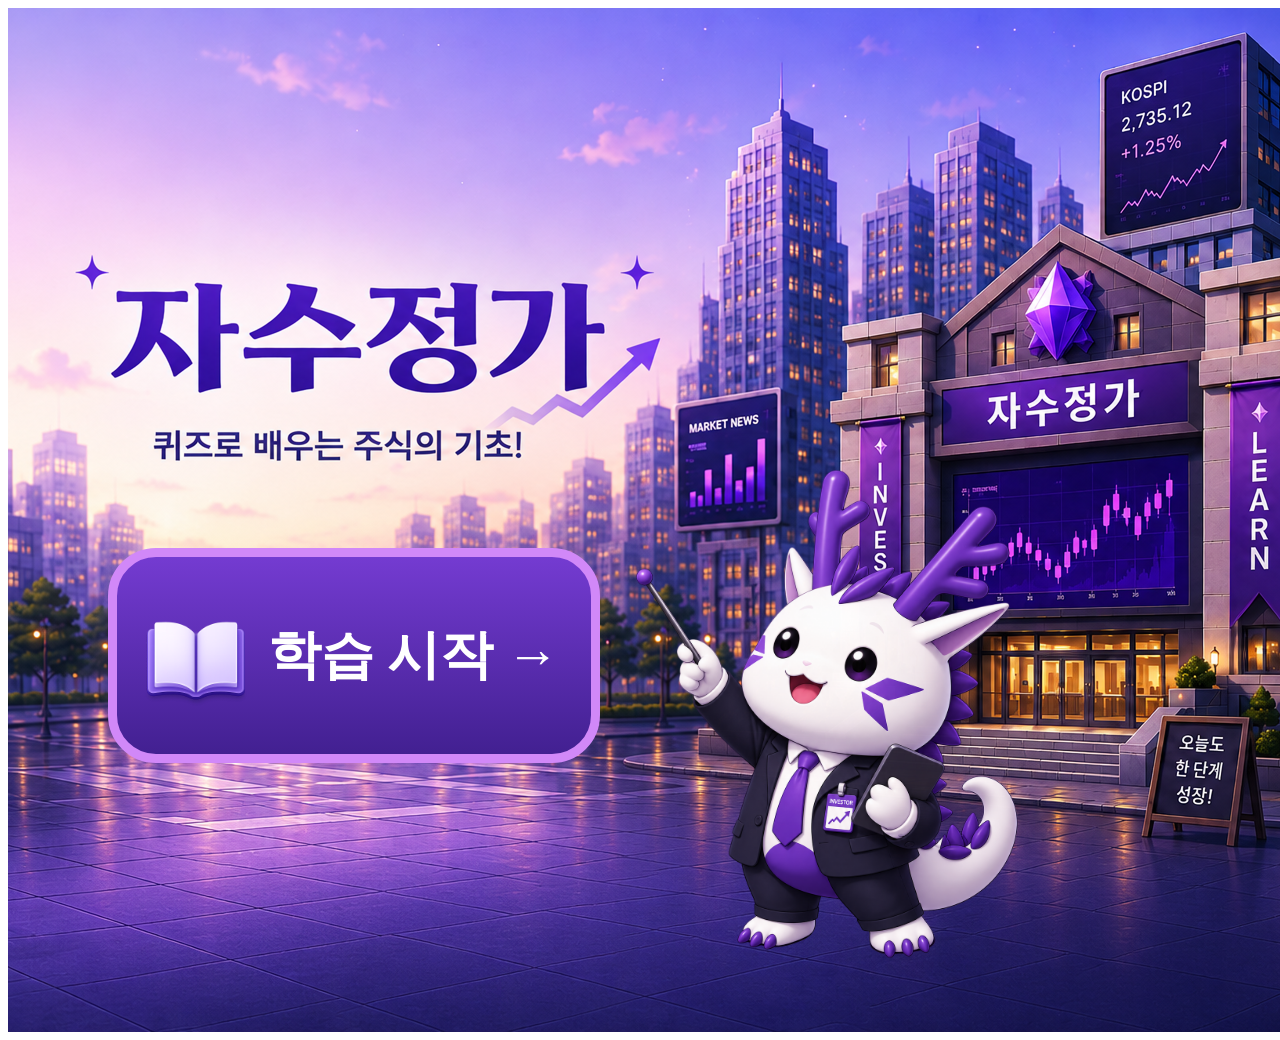
<file: frontend/pages/index.html>
<!DOCTYPE html>
<html lang="ko">

<head>
    <meta charset="UTF-8">
    <meta name="viewport" content="width=device-width, initial-scale=1.0">
    <title>Index</title>
    <link rel="stylesheet" href="../assets/css/index.css">
    <link rel="stylesheet" href="../assets/css/motion.css">
    <script src="../assets/js/motion.js" defer></script>
</head>

<body>
    <div class="index_wrap">
        <div class="index_main">
            <a href="../pages/Login.html">
                <div class="index_m_box">
                    <img src="../assets/img/book.png" alt="" class="index_book">
                    <p>학습 시작 →</p>                
                </div>
            </a>
            <img src="../assets/img/index_char.png" alt="" class="index_char">
        </div>
    </div>
</body>

</html>
</file>
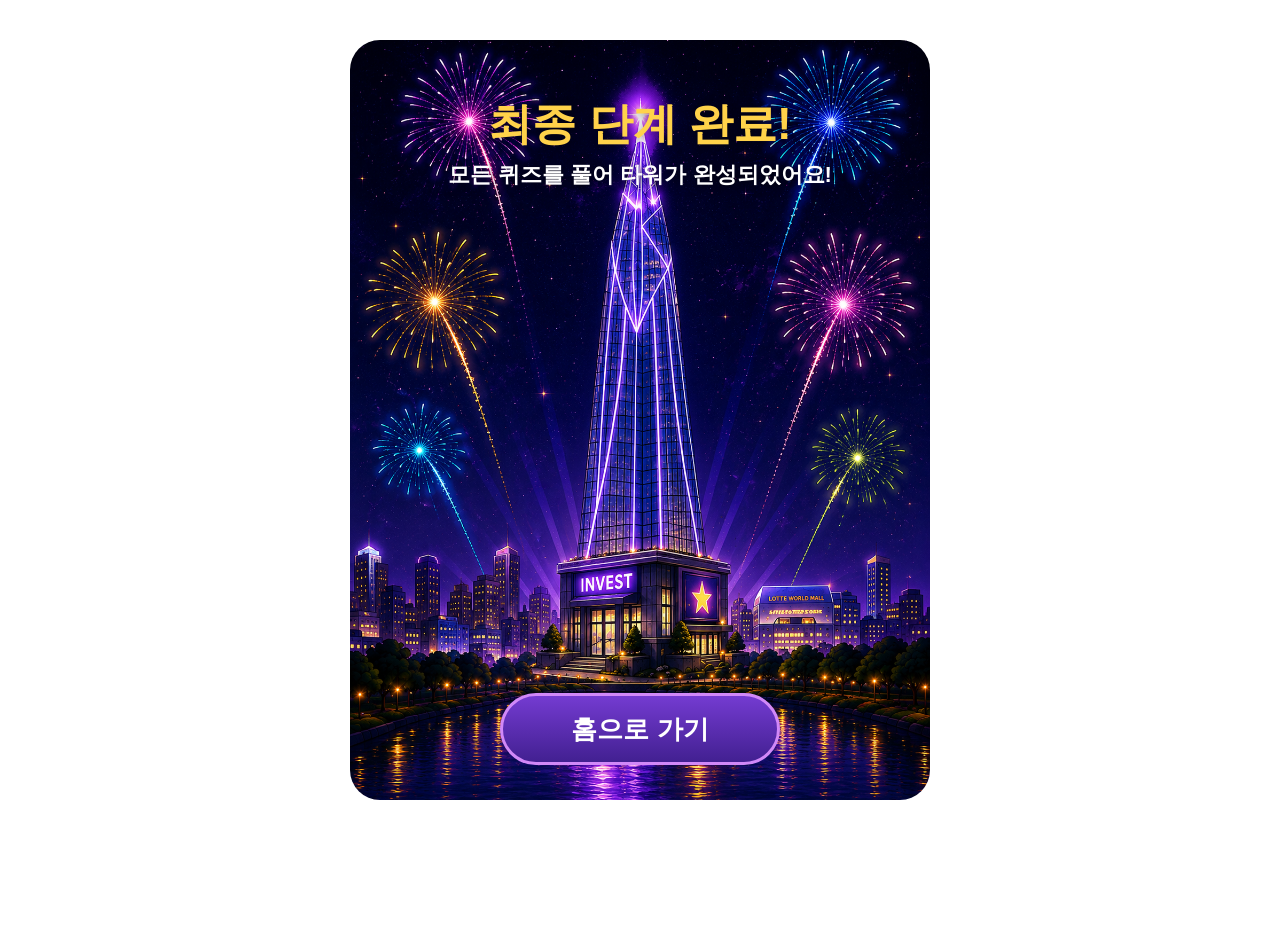
<file: frontend/pages/final.html>
<!DOCTYPE html>
<html lang="ko">

<head>
    <meta charset="UTF-8">
    <meta name="viewport" content="width=device-width, initial-scale=1.0">

    <title>최종 단계 완료</title>

    <link rel="stylesheet" href="../assets/css/final.css">
    <link rel="stylesheet" href="../assets/css/motion.css">
    <script src="../assets/js/motion.js" defer></script>
</head>

<body>

<section class="final-card">

    <h1>최종 단계 완료!</h1>

    <p>모든 퀴즈를 풀어 타워가 완성되었어요!</p>

    <button class="main-btn" onclick="location.href='Gameplay.html'">
        홈으로 가기
    </button>

</section>

</body>
</html>
</file>
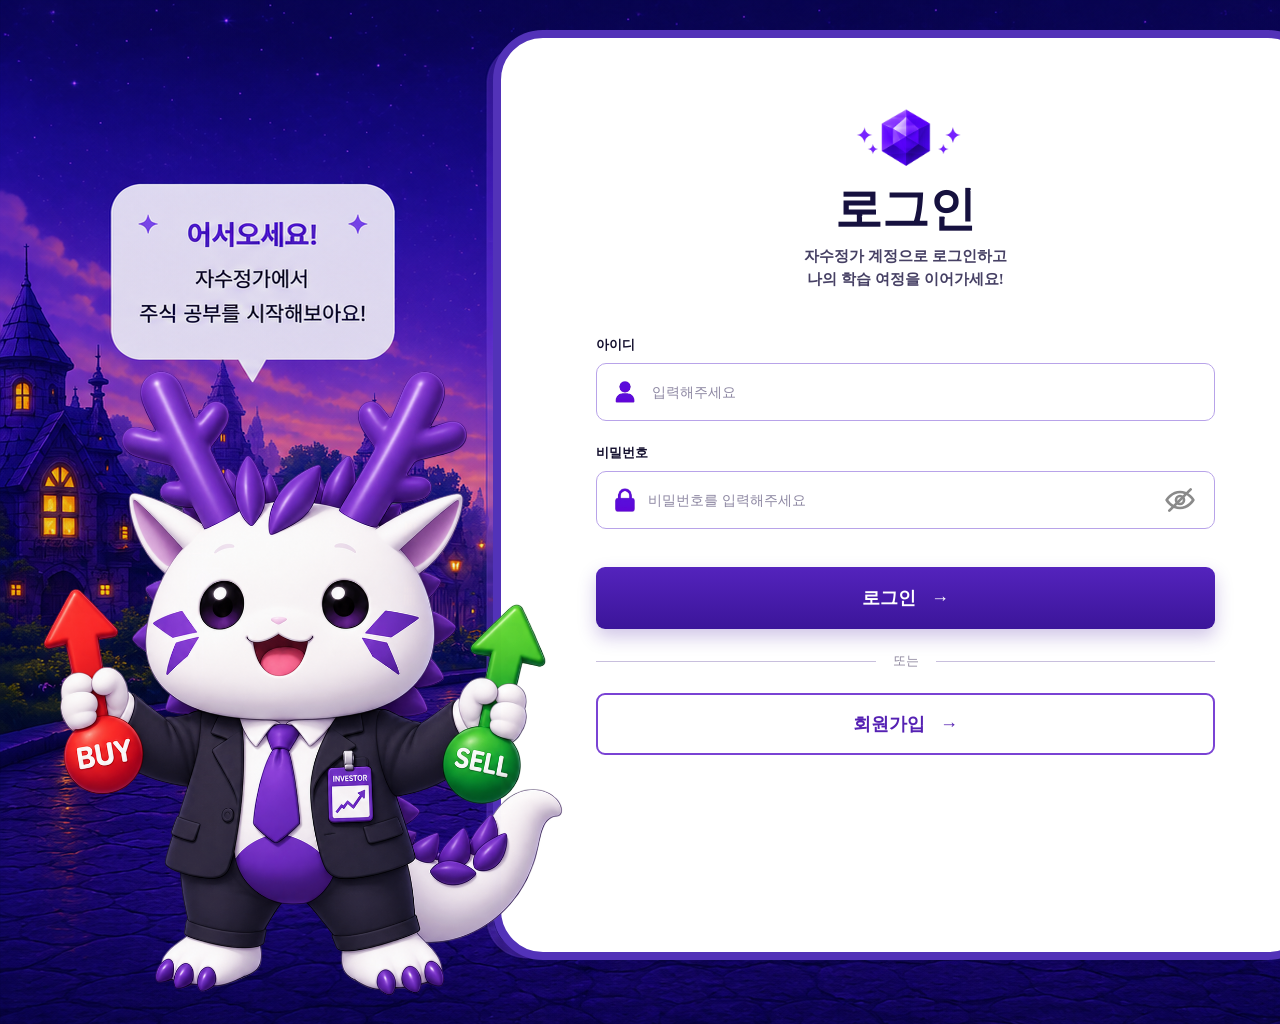
<file: frontend/pages/Login.html>
<!DOCTYPE html>
<html lang="ko">

<head>
    <meta charset="UTF-8">
    <meta name="viewport" content="width=device-width, initial-scale=1.0">

    <title>Login</title>

    <link rel="stylesheet" href="../assets/css/Login.css">
    <link rel="stylesheet" href="../assets/css/motion.css">
    <script src="../assets/js/motion.js" defer></script>
</head>

<body>

    <div class="login_wrap">
        <!-- 왼쪽 캐릭터 영역 -->
        <div class="character_area">
            <img src="../assets/img/player.png" alt="자수정가 캐릭터" class="login_character">
        </div>


        <!-- 로그인 카드 -->
        <div class="login_card">

            <!-- 로그인 상단 -->
            <div class="login_header">
                <div class="logo_wrap">
                    <img src="../assets/img/login_logo.png" alt="자수정가 로고" class="logo_icon">
                </div>
                <div class="login_title">로그인</div>
                <div class="login_description">
                    자수정가 계정으로 로그인하고<br>
                    나의 학습 여정을 이어가세요!
                </div>
            </div>


            <!-- 로그인 입력 영역 -->
            <div id="loginForm" class="login_form">
                <!-- 아이디 -->
                <div class="input_group">
                    <div class="input_label">아이디</div>
                    <div class="input_box">
                        <img src="../assets/img/id_icon.png" alt="" class="input_icon">

                        <input type="text" id="userId" name="userId" placeholder=" 입력해주세요" autocomplete="username">
                    </div>
                </div>


                <!-- 비밀번호 -->
                <div class="input_group">
                    <div class="input_label">비밀번호</div>
                    <div class="input_box" id="passwordInputBox">
                        <img src="../assets/img/pw_icon.png" alt="" class="input_icon">


                        <input type="password" id="password" name="password" placeholder="비밀번호를 입력해주세요"
                            autocomplete="current-password">

                        <div id="passwordToggle" class="password_toggle" role="button" tabindex="0"
                            aria-label="비밀번호 표시">
                            <img id="passwordEye" src="../assets/img/eye_closed.svg" alt="비밀번호 표시">
                        </div>
                    </div>

                    <div id="loginError" class="error_message">
                        아이디 또는 비밀번호가 올바르지 않습니다.
                    </div>
                </div>


                <!-- 로그인 버튼 -->
                <div id="loginButton" class="login_button" role="button" tabindex="0">
                    <div>로그인</div>
                    <div>→</div>
                </div>


                <!-- 구분선 -->
                <div class="divider">
                    <div class="divider_line"></div>
                    <div class="divider_text">또는</div>
                    <div class="divider_line"></div>
                </div>


                <!-- 회원가입 버튼 -->
                <div id="signupButton" class="signup_button" role="button" tabindex="0">
                    <div>회원가입</div>
                    <div>→</div>
                </div>

            </div>

        </div>

    </div>

    <script src="../assets/js/Login.js"></script>
</body>

</html>
</file>
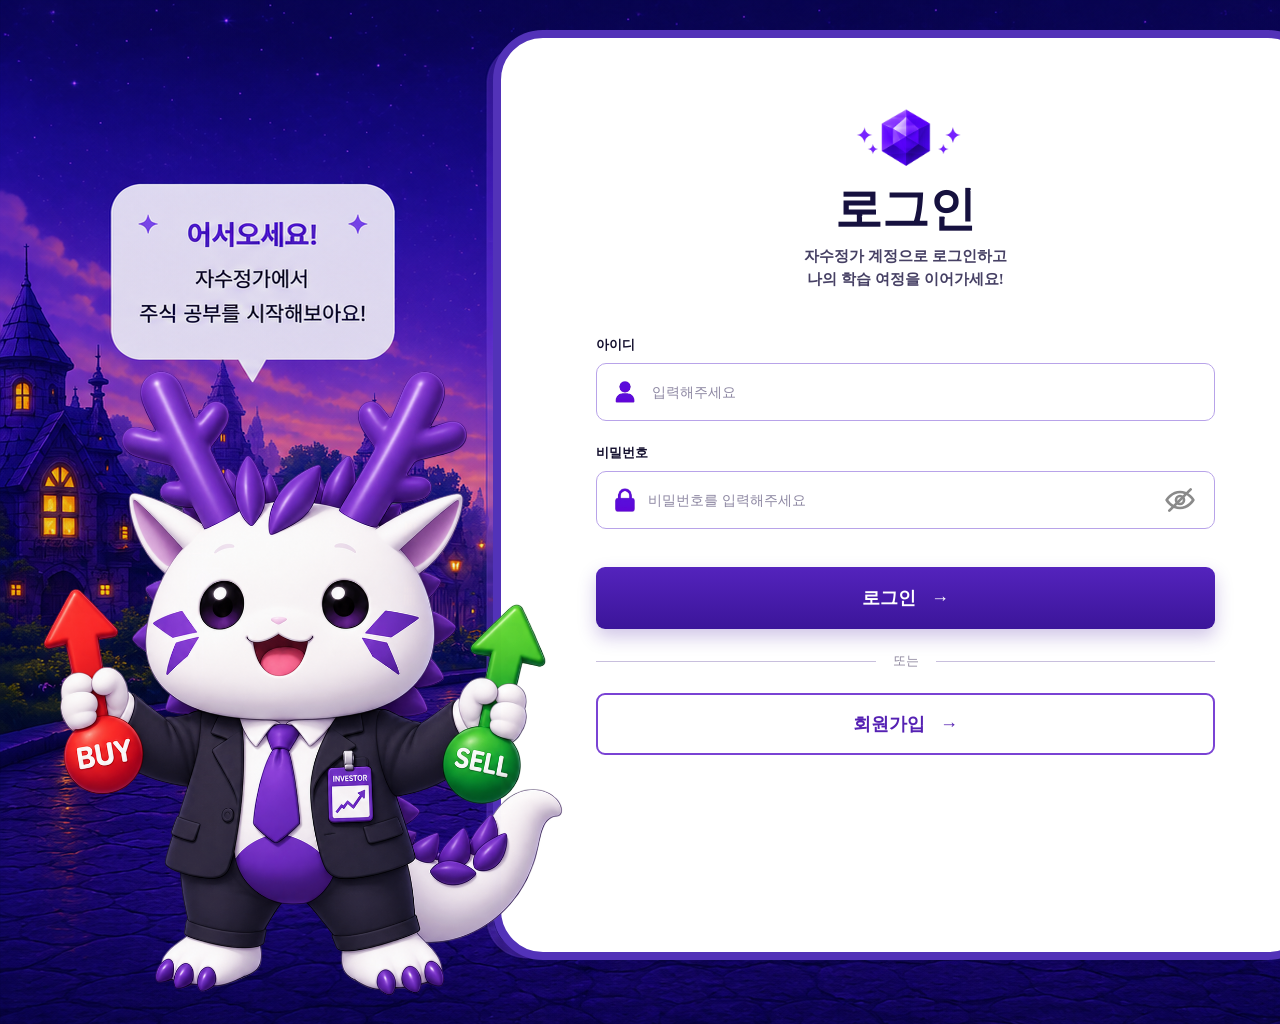
<file: frontend/pages/mypage.html>
<!DOCTYPE html>
<html lang="ko">
<head>
<meta charset="UTF-8">
<meta name="viewport" content="width=device-width, initial-scale=1.0">
<title>마이페이지</title>
<link rel="stylesheet" href="../assets/css/mypage.css">
<link rel="stylesheet" href="../assets/css/motion.css">
<script src="../assets/js/motion.js" defer></script>

</head>
<body>

  <div class="screen">

    <!-- 뒤로가기 버튼 -->
    <button class="icon-btn back-btn" type="button" aria-label="뒤로가기">
      <img src="../assets/img/back.png" alt="">
    </button>


    <img src="../assets/img/mypage_icon.png" alt="" class="profile-image">
    <!-- 프로필 카드 -->
    <section class="profile-card">


      <div class="user-id" id="userId"></div>

      <!-- 아이디 수정 -->
      <button class="profile-row" type="button" id="editIdBtn">
        <span class="row-left">
          <img class="row-icon" src="../assets/img/person.png" alt="">
          <span class="row-text">아이디 수정</span>
        </span>
        <img class="row-chevron" src="../assets/img/arrow.png" alt="">
      </button>

      <!-- 로그아웃 -->
      <button class="profile-row" type="button" id="logoutBtn">
        <span class="row-left">
          <img class="row-icon logout-icon" src="../assets/img/logout.png" alt="">
          <span class="row-text">로그아웃</span>
        </span>
        <img class="row-chevron" src="../assets/img/arrow.png" alt="">
      </button>

    </section>

    <!-- 경제 뉴스 -->
    <section class="ad-card">
      <div class="ad-label"><span class="sparkle">📈</span> 오늘의 경제 뉴스</div>
      <div class="ad-placeholder" id="adPlaceholder">
      </div>
    </section>

  </div>

<!-- 아이디 수정 팝업 -->
  <div class="modal-overlay" id="editIdModal">
    <div class="modal-box">
      <div class="modal-header">
        <h2 class="modal-title"><span class="sparkle">✨</span> 아이디 수정</h2>
        <button type="button" class="modal-close" id="modalCloseBtn" aria-label="닫기">✕</button>
      </div>
 
      <p class="modal-subtitle">새로운 아이디를 입력해주세요.</p>
 
      <label class="modal-label" for="newIdInput">새 아이디</label>
      <div class="modal-input-wrap">
        <input
          type="text"
          id="newIdInput"
          class="modal-input"
          placeholder="새 아이디를 입력해주세요"
          maxlength="16"
        >
        <span class="char-count" id="charCount">0 / 16</span>
      </div>
 
      <p class="modal-hint">
        <span class="hint-icon">ⓘ</span> 영문, 숫자 3~16자 (영문 최소 1자 포함)
      </p>
 
      <div class="modal-actions">
        <button type="button" class="modal-btn modal-btn-cancel" id="modalCancelBtn">취소</button>
        <button type="button" class="modal-btn modal-btn-confirm" id="modalConfirmBtn">확인</button>
      </div>
    </div>
  </div>
  <script src="../assets/js/mypage.js"></script>

</body>
</html>
</file>
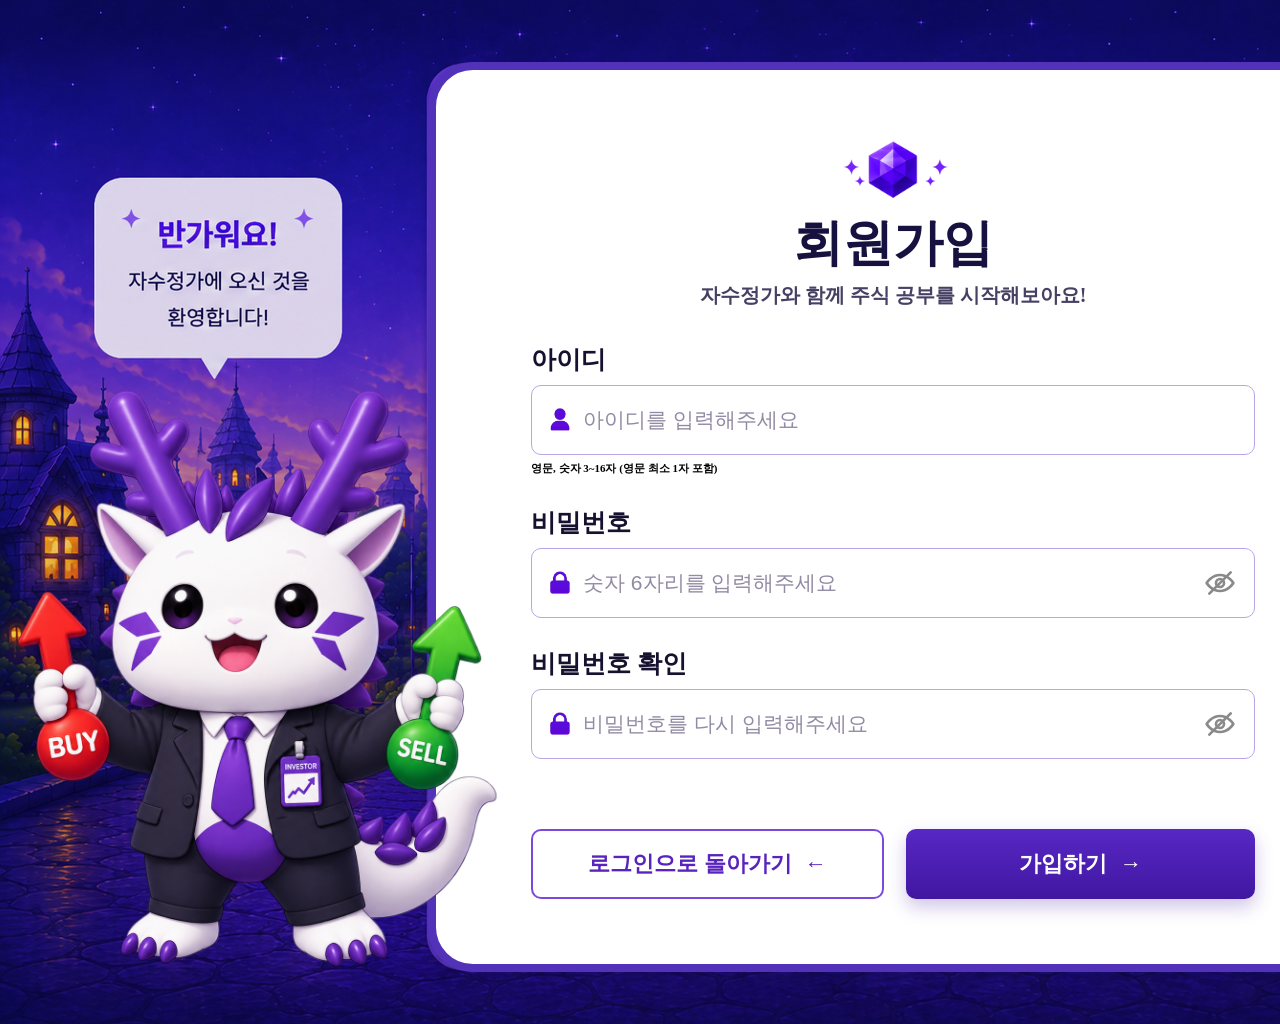
<file: frontend/pages/Signup.html>
<!DOCTYPE html>
<html lang="ko">

<head>
    <meta charset="UTF-8">
    <meta name="viewport" content="width=device-width, initial-scale=1.0">

    <title>Signup</title>

    <link rel="stylesheet" href="../assets/css/Signup.css">
    <link rel="stylesheet" href="../assets/css/motion.css">
    <script src="../assets/js/motion.js" defer></script>
</head>

<body>

    <div class="signup_wrap">
        <!-- 왼쪽 캐릭터 영역 -->
        <div class="character_area">
            <img src="../assets/img/player.png" alt="자수정가 캐릭터" class="signup_character">
        </div>

        <!-- 회원가입 카드 -->
        <div class="signup_card">
            <!-- 회원가입 상단 -->
            <div class="signup_header">
                <div class="logo_wrap">
                    <img src="../assets/img/login_logo.png" alt="자수정가 로고" class="logo_icon">
                </div>
                <div class="signup_title">회원가입</div>
                <div class="signup_description">
                    자수정가와 함께 주식 공부를 시작해보아요!
                </div>
            </div>
            <!-- 입력 영역 -->
            <div class="signup_form">
                <!-- 아이디 -->
                <div class="input_group">
                    <div class="input_label">아이디</div>
                    <div class="input_box" id="userIdInputBox">
                        <img src="../assets/img/id_icon.png" alt="" class="input_icon">

                        <input type="text" id="userId" name="user_id" placeholder="아이디를 입력해주세요" autocomplete="username" maxlength="16">
                    </div>
                    <div id="userIdMessage" class="input_message">영문, 숫자 3~16자 (영문 최소 1자 포함)</div>
                </div>

                <!-- 비밀번호 -->
                <div class="input_group">
                    <div class="input_label">비밀번호</div>
                    <div class="input_box" id="passwordInputBox">
                        <img src="../assets/img/pw_icon.png" alt="" class="input_icon">


                        <input type="password" id="password" name="password" placeholder="숫자 6자리를 입력해주세요"
                            inputmode="numeric" maxlength="6" autocomplete="new-password">
                        <div id="passwordToggle" class="password_toggle" role="button" tabindex="0"
                            aria-label="비밀번호 표시">

                            <img id="passwordEye" src="../assets/img/eye_closed.svg" alt="비밀번호 표시">
                        </div>
                    </div>

                    <div id="passwordError" class="error_message"></div>
                </div>


                <!-- 비밀번호 확인 -->
                <div class="input_group">
                    <div class="input_label">비밀번호 확인</div>

                    <div class="input_box" id="passwordConfirmInputBox">

                        <!-- 왼쪽 자물쇠 아이콘 -->
                        <img src="../assets/img/pw_icon.png" alt="" class="input_icon">


                        <input type="password" id="passwordConfirm" name="passwordConfirm" placeholder="비밀번호를 다시 입력해주세요"
                            inputmode="numeric" maxlength="6" autocomplete="new-password">

                        <!-- 오른쪽 눈 아이콘 -->
                        <div id="passwordConfirmToggle" class="password_toggle" role="button" tabindex="0"
                            aria-label="비밀번호 확인 표시">
                            <img id="passwordConfirmEye" src="../assets/img/eye_closed.svg" alt="비밀번호 확인 표시">
                        </div>

                    </div>

                    <div id="passwordConfirmError" class="error_message"></div>
                </div>

                <div id="signupError" class="error_message"></div>

                <!-- 하단 버튼 -->
                <div class="button_area">
                    <div id="loginBackButton" class="login_back_button" role="button" tabindex="0">
                        <div>로그인으로 돌아가기</div>
                        <div>←</div>
                    </div>

                    <div id="signupButton" class="signup_button" role="button" tabindex="0">
                        <div>가입하기</div>
                        <div>→</div>
                    </div>

                </div>

            </div>

        </div>

    </div>

    <script src="../assets/js/Signup.js"></script>

</body>

</html>
</file>
<file: frontend/assets/css/index.css>
.index_wrap{
    width: 1536px;
    height: 1024px;
    margin: 0 auto;

    background-image: url(../img/Main_img.png);

    position: relative;
}

.index_main{
    display: flex;
}

.index_main a{
    text-decoration: none;
}

.index_m_box{
    width: 474px;
    height: 197px;
    border-radius: 48px;
    background: linear-gradient(to bottom, #743BD1, #422091);
    border: 9px solid #D188F8;
    margin-top: 540px;
    margin-left: 100px;

    display: flex;
    justify-content: center;
    align-items: center;

    font-weight: 600;
    font-size: 53px;
    color: white;
}

.index_book{
    width: 144px;
    height: 144px;
    margin-top: 13px;
    margin-left: -25px;
}

.index_char{
    width: 401px;
    margin-top: 400px;
    margin-left: 30px;
}
</file>
<file: frontend/assets/css/motion.css>
:root {
    --motion-fast: 160ms;
    --motion-normal: 280ms;
    --motion-slow: 420ms;
    --motion-ease: cubic-bezier(0.22, 1, 0.36, 1);
}

@view-transition {
    navigation: auto;
}

::view-transition-old(root) {
    animation: page-out var(--motion-fast) ease both;
}

::view-transition-new(root) {
    animation: page-in var(--motion-normal) var(--motion-ease) both;
}

html.motion-enabled body {
    opacity: 0;
    transform: translateY(8px);
}

html.motion-enabled.motion-ready body {
    opacity: 1;
    transform: translateY(0);
    transition:
        opacity var(--motion-normal) ease,
        transform var(--motion-normal) var(--motion-ease);
}

html.motion-enabled.motion-leaving body {
    opacity: 0;
    transform: translateY(-6px);
    pointer-events: none;
    transition:
        opacity var(--motion-fast) ease,
        transform var(--motion-fast) ease;
}

button,
[role="button"],
.gameplay_stage,
.bottom-nav .nav-item {
    transition:
        translate var(--motion-fast) var(--motion-ease),
        scale var(--motion-fast) var(--motion-ease),
        filter var(--motion-fast) ease,
        box-shadow var(--motion-fast) ease,
        background-color var(--motion-fast) ease,
        border-color var(--motion-fast) ease;
}

button:not(:disabled):hover,
[role="button"]:hover,
.gameplay_stage:not(.locked):hover {
    translate: 0 -2px;
    filter: brightness(1.035);
}

button:not(:disabled):active,
[role="button"]:active,
.gameplay_stage:not(.locked):active {
    translate: 0 0;
    scale: 0.97;
}

button:focus-visible,
[role="button"]:focus-visible,
a:focus-visible,
.gameplay_stage:focus-visible {
    outline: 3px solid rgba(110, 86, 207, 0.35);
    outline-offset: 3px;
}

.login_card,
.signup_card,
.today-card,
.list-card,
.mypage-card,
.profile-card,
.final_card,
.gameplay_building {
    animation: surface-in var(--motion-slow) var(--motion-ease) both;
}

.list-row {
    animation: surface-in var(--motion-slow) var(--motion-ease) both;
}

.list-row:nth-child(2) { animation-delay: 60ms; }
.list-row:nth-child(3) { animation-delay: 120ms; }

.motion-panel-enter {
    animation: panel-in var(--motion-normal) var(--motion-ease) both;
}

@keyframes page-in {
    from { opacity: 0; transform: translateY(8px); }
    to { opacity: 1; transform: translateY(0); }
}

@keyframes page-out {
    from { opacity: 1; transform: translateY(0); }
    to { opacity: 0; transform: translateY(-6px); }
}

@keyframes surface-in {
    from { opacity: 0; transform: translateY(14px) scale(0.985); }
    to { opacity: 1; transform: translateY(0) scale(1); }
}

@keyframes panel-in {
    from { opacity: 0; transform: translateY(10px) scale(0.99); }
    to { opacity: 1; transform: translateY(0) scale(1); }
}

@media (prefers-reduced-motion: reduce) {
    *,
    *::before,
    *::after {
        animation-duration: 1ms !important;
        animation-delay: 0ms !important;
        scroll-behavior: auto !important;
        transition-duration: 1ms !important;
    }

    html.motion-enabled body,
    html.motion-enabled.motion-ready body,
    html.motion-enabled.motion-leaving body {
        opacity: 1;
        transform: none;
    }
}
</file>
<file: frontend/assets/css/final.css>
*{
    margin:0;
    padding:0;
    box-sizing:border-box;
}

body{
    height:100vh;
    font-family:"Pretendard", sans-serif;
}

.final-card{
    width:580px;
    height:760px;
    position:relative;
    border-radius:30px;
    overflow:hidden;
    background-image:url("../img/final.png");
    background-size:cover;
    background-position:center;
    background-repeat:no-repeat;
    margin: 40px auto 0;
}


.final-card h1{

    position:absolute;

    top:55px;

    width:100%;

    text-align:center;

    color:#FFD24A;

    font-size:44px;

    font-weight:900;

    text-shadow:0 2px 10px rgba(0,0,0,.5);

}


.final-card p{

    position:absolute;

    top:120px;

    width:100%;

    text-align:center;

    color:white;

    font-size:22px;

    font-weight:600;

    text-shadow:0 2px 10px rgba(0,0,0,.7);

}


.main-btn{

    position:absolute;

    left:50%;
    bottom:35px;

    transform:translateX(-50%);

    width:280px;
    height:72px;

    border:3px solid #D188F8;
    border-radius:52px;

    background:linear-gradient(to bottom,#743BD1,#422091);

    color:white;

    font-size:26px;

    font-weight:700;

    cursor:pointer;

    transition:.2s;
}

.main-btn:hover{

    filter:brightness(1.08);

}
</file>
<file: frontend/assets/css/Login.css>
/* 기본 설정 */
* {
    box-sizing: border-box;
    margin: 0;
    padding: 0;
}
button {
    border: none;
    cursor: pointer;
}

/* 전체 로그인 화면 */
.login_wrap {
    position: relative;
    width: 1536px;
    height: 1024px;
    margin: 0 auto;
    display: flex;
    justify-content: center;
    align-items: center;
    overflow: hidden;
    background:
        linear-gradient(rgba(18, 6, 91, 0.08), rgba(18, 6, 91, 0.08)),
        url("../img/login-background.png");
}

/* 캐릭터 영역 */
.character_area {
    position: absolute;
    left: -30px;
    bottom: 160px;
    height: 500px;
}

.login_character {
    position: relative;
    z-index: 11111;
    width: 650px;
    pointer-events: none;
}

/* 로그인 카드 */
.login_card {
    position: relative;
    z-index: 5;
    width: 825px;
    height: 930px;
    margin-left: 275px;
    margin-bottom: 35px;
    padding: 65px 95px 42px;
    border: 8px solid #5232b8;
    border-radius: 50px;
    background-color: white;
}


/* 로그인 헤더 */
.login_header {
    text-align: center;
}
.logo_wrap {
    position: relative;
    width: 80px;
    height: 75px;
    margin: 0 auto 8px;
    display: flex;
    justify-content: center;
    align-items: center;
}

.logo_icon {
    width: 150px;
}


.login_title {
    margin-bottom: 12px;
    color: #16113f;
    font-size: 47px;
    line-height: 1;
    font-weight: 900;
}

.login_description {
    color: #464064;
    font-size: 15px;
    line-height: 1.55;
    font-weight: 600;
}


/* 로그인 폼 */
.login_form {
    margin-top: 45px;
}
.input_group {
    position: relative;
    margin-bottom: 23px;
}
.input_label {
    display: block;

    margin-bottom: 9px;

    color: #15112f;
    font-size: 13px;
    font-weight: 800;
}

.input_box {
    width: 100%;
    height: 58px;

    padding: 0 18px;
    display: flex;
    align-items: center;
    gap: 13px;

    cursor: pointer;

    border: 1.5px solid #b8a3e9;
    border-radius: 10px;

    background: rgba(255, 255, 255, 0.42);

    transition:
        border-color 0.2s,
        background 0.2s,
        box-shadow 0.2s;
}

.input_box:focus-within {
    border-color: #5d32c2;

    background: rgba(255, 255, 255, 0.75);

    box-shadow: 0 0 0 4px rgba(93, 50, 194, 0.1);
}

.input_icon {
    width: 20px;
    pointer-events: none;
}

.input_box input {
    flex: 1;
    min-width: 0;
    height: 100%;
    border: none;
    outline: none;

    cursor: pointer;

    background: transparent;

    color: #20194c;
    font-size: 14px;
    font-weight: 600;
}

.input_box input::placeholder {
    color: #8d87a2;
    font-weight: 500;
}


/* 비밀번호 보기 */
.password_toggle {
    width: 32px;
    height: 32px;
    cursor: pointer;
    flex-shrink: 0;
    display: flex;
    justify-content: center;
    align-items: center;

    background: transparent;
}

.password_toggle img{
    pointer-events: none;
}

/* 오류 메시지 */
.error_message {
    display: none;

    position: absolute;
    left: 6px;
    bottom: -25px;

    color: #ff2020;
    font-size: 21px;
    font-weight: 900;
}

.error_message.active {
    display: block;
}

.input_box.error {
    border-color: #ff3d3d;

    box-shadow: 0 0 0 3px rgba(255, 61, 61, 0.1);
}


/* 버튼 */
.login_button,
.signup_button {
    width: 100%;
    height: 62px;

    display: flex;
    justify-content: center;
    align-items: center;
    gap: 15px;

    border-radius: 9px;

    font-size: 18px;
    font-weight: 800;
    cursor: pointer;

    transition:
        transform 0.15s,
        box-shadow 0.15s,
        background 0.15s;
}

.login_button {
    margin-top: 38px;

    background: linear-gradient(180deg,
            #5423bd 0%,
            #3b1599 100%);

    color: #ffffff;

    box-shadow: 0 8px 18px rgba(67, 25, 160, 0.25);
}

.login_button:hover {
    transform: translateY(-2px);

    box-shadow: 0 11px 22px rgba(67, 25, 160, 0.32);
}

.login_button:active {
    transform: translateY(0);
}

.signup_button {
    border: 2px solid #7a43d4;

    background: rgba(255, 255, 255, 0.35);

    color: #5521b3;
}

.signup_button:hover {
    background: rgba(115, 67, 204, 0.08);
}


/* 또는 구분선 */
.divider {
    margin: 23px 0;

    display: flex;
    align-items: center;
    gap: 17px;
}

.divider_line {
    flex: 1;
    height: 1px;

    background: #c8bfdd;
}

.divider_text {
    color: #8e879e;
    font-size: 13px;
}

.input_icon {
    width: 20px;
    pointer-events: none;
}
</file>
<file: frontend/assets/css/mypage.css>
* {
  margin: 0;
  padding: 0;
  box-sizing: border-box;
}

body {
  margin: 0;
  min-width: 320px;
  min-height: 100vh;


  font-family: "Pretendard", "Apple SD Gothic Neo", "Malgun Gothic", sans-serif;
}

.screen {
  position: relative;

  width: 100%;
  max-width: 1536px;
  aspect-ratio: 1536 / 1024;
  container-type: inline-size;

  margin: 0 auto;

  background-image: url("../img/mypage.png");
  background-size: 100% 100%;
  background-position: center;
  background-repeat: no-repeat;

  overflow: hidden;
}

/* @media (max-width: 1535px) {
  .screen {
    width: 100vw;
  }
} */

/* 상단 아이콘 버튼 */

.icon-btn {
  position: absolute;
  top: 2.2%;
  width: 6.2%;
  height: 9.3%;
  aspect-ratio: 1 / 1;
  border: none;
  border-radius: 50%;
  background: transparent;
  display: flex;
  align-items: center;
  justify-content: center;
  cursor: pointer;
  padding: 0;
}

.icon-btn img {
  width: 68%;
  height: 68%;
  object-fit: contain;
  filter: drop-shadow(0 2px 4px rgba(0, 0, 0, 0.45));
}

.back-btn {
  left: 2.08%;
}


/*  프로필 카드  */

.profile-card {
  position: absolute;
  left: 13.16%;
  top: 21.09%;
  width: 70.75%;
  height: 33.40%;
}

/* 아이디 표시 영역 - 나중에 JS로 텍스트만 채우면 됨 */
.user-id {
  position: absolute;
  left: 28.82%;
  top: 12.87%;
  width: 66.39%;
  height: 14.04%;
  display: flex;
  align-items: center;
  color: #ffffff;
  font-size: 1.82cqw;
  font-weight: 700;
}

.profile-row {
  position: absolute;
  left: 28.82%;
  width: 66.39%;
  height: 21.35%;
  border: none;
  border-radius: 20px;
  background: rgba(255, 255, 255, 0.06);
  display: flex;
  align-items: center;
  justify-content: space-between;
  padding: 0 5%;
  cursor: pointer;
  transition: background 0.15s ease;
}

.profile-row:hover {
  background: rgba(255, 255, 255, 0.1);
}

#editIdBtn {
  top: 28%;
}

#logoutBtn {
  top: 60%;
}

.row-left {
  display: flex;
  align-items: center;
  gap: 3.5%;
  min-width: 0;
  flex: 1;
}

.row-icon {
  width: 2.73cqw;
  height: 2.73cqw;
  object-fit: contain;
  flex-shrink: 0;
}

.logout-icon {
  width: 2.99cqw;
  height: 2.99cqw;
}

.row-text {
  color: #f2eefc;
  font-size: 1.43cqw;
  font-weight: 600;
  white-space: nowrap;
  overflow: hidden;
  text-overflow: ellipsis;
}

.row-chevron {
  width: 1.3cqw;
  height: 1.3cqw;
  opacity: 0.8;
  flex-shrink: 0;
}

/* 광고 영역  */

.ad-card {
  position: absolute;
  left: 13.16%;
  top: 50%;
  width: 70.75%;
  height: 41.60%;
}

.ad-label {
  position: absolute;
  left: 3.31%;
  top: 11%;
  font-size: 1.56cqw;
  font-weight: 700;
  color: #3d2e85;
  display: flex;
  align-items: center;
  gap: 0.39cqw;
}

.sparkle {
  font-size: 0.85em;
}

.ad-placeholder {
  position: absolute;
  left: 2.76%;
  top: 21.13%;
  width: 94.47%;
  height: 71.83%;
  border-radius: 1.56cqw;
  background: rgba(255, 255, 255, 0.55);
  display: flex;
  flex-direction: column;
  align-items: stretch;
  justify-content: flex-start;
  overflow-y: auto;
  padding: 0.26cqw 0;
  scrollbar-width: none;
}

.ad-placeholder img {
  width: 100%;
  height: 100%;
  object-fit: cover;
}

.news-empty {
  margin: auto;
  color: #7a72a8;
  font-size: 0.91cqw;
}

.news-item {
  display: block;
  padding: 0.65cqw 0.91cqw;
  border-bottom: 1px solid rgba(61, 46, 133, 0.12);
  color: #3d2e85;
  text-decoration: none;
  font-size: 0.98cqw;
  font-weight: 600;
  line-height: 1.4;
}

.news-item:last-child {
  border-bottom: none;
}

.news-item:hover {
  background: rgba(61, 46, 133, 0.06);
}

.news-item .news-date {
  display: block;
  margin-top: 0.2cqw;
  font-size: 0.78cqw;
  font-weight: 400;
  color: #9088b8;
}

/*  아이디 수정 팝업  */

.modal-overlay {
  position: fixed;
  inset: 0;
  background: rgba(10, 8, 30, 0.6);
  display: none;
  align-items: center;
  justify-content: center;
  z-index: 100;
  padding: 20px;
}

.modal-overlay.is-open {
  display: flex;
}

.modal-box {
  width: 100%;
  max-width: 460px;
  background: #f3f0fb;
  border-radius: 24px;
  padding: 32px 28px 28px;
  box-shadow: 0 20px 60px rgba(0, 0, 0, 0.35);
  animation: modal-pop 0.18s ease;
}

@keyframes modal-pop {
  from {
    transform: scale(0.96);
    opacity: 0;
  }

  to {
    transform: scale(1);
    opacity: 1;
  }
}

.modal-header {
  display: flex;
  align-items: center;
  justify-content: space-between;
  margin-bottom: 14px;
}

.modal-title {
  display: flex;
  align-items: center;
  gap: 8px;
  font-size: 22px;
  font-weight: 800;
  color: #241c4f;
}

.modal-title .sparkle {
  font-size: 0.85em;
  color: #8b5cf6;
}

.modal-close {
  width: 34px;
  height: 34px;
  border: none;
  border-radius: 50%;
  background: #e4defa;
  color: #6d3fe0;
  font-size: 15px;
  cursor: pointer;
  display: flex;
  align-items: center;
  justify-content: center;
  transition: background 0.15s ease;
}

.modal-close:hover {
  background: #d5cbf7;
}

.modal-subtitle {
  text-align: center;
  color: #6b6483;
  font-size: 14.5px;
  margin-bottom: 22px;
}

.modal-label {
  display: block;
  font-size: 14px;
  font-weight: 700;
  color: #241c4f;
  margin-bottom: 8px;
}

.modal-input-wrap {
  position: relative;
  margin-bottom: 12px;
}


.modal-input {
  width: 100%;
  height: 52px;
  border: 1.5px solid #d9d2f2;
  border-radius: 14px;
  background: #ffffff;
  padding: 0 60px 0 16px;
  font-size: 15px;
  color: #241c4f;
  outline: none;
  transition: border-color 0.15s ease;
}

.modal-input:focus {
  border-color: #8b5cf6;
}

.modal-input::placeholder {
  color: #b3acc9;
}

.char-count {
  position: absolute;
  right: 16px;
  top: 50%;
  transform: translateY(-50%);
  font-size: 13px;
  color: #a29bbd;
  pointer-events: none;
}

.modal-hint {
  display: flex;
  align-items: center;
  gap: 6px;
  font-size: 13px;
  color: #8a83a3;
  margin-bottom: 26px;
}

.hint-icon {
  font-size: 13px;
  color: #a29bbd;
}

.modal-actions {
  display: flex;
  gap: 12px;
}

.modal-btn {
  flex: 1;
  height: 52px;
  border: none;
  border-radius: 14px;
  font-size: 15px;
  font-weight: 700;
  cursor: pointer;
  transition: opacity 0.15s ease;
}

.modal-btn:hover {
  opacity: 0.9;
}

.modal-btn-cancel {
  background: #dcd5f4;
  color: #5b4fa0;
}

.modal-btn-confirm {
  background: linear-gradient(90deg, #7c5cfc, #5b3ce0);
  color: #ffffff;
}

.profile-image {
    position: absolute;

    left: 10%;
    top: 21%;

    width: 27%;

    object-fit: cover;

    z-index: 10;
}
</file>
<file: frontend/assets/css/Signup.css>
/* 기본 설정 */
* {
    box-sizing: border-box;
    margin: 0;
    padding: 0;
}

/* 전체 화면 */
.signup_wrap {
    position: relative;
    width: 1536px;
    height: 1024px;
    margin: 0 auto;
    display: flex;
    justify-content: center;
    align-items: center;
    overflow: hidden;
    background:
        linear-gradient(rgba(18, 6, 91, 0.08), rgba(18, 6, 91, 0.08)),
        url("../img/signup-background.png");

}

/* 왼쪽 캐릭터 */
.character_area {
    position: absolute;
    left: -50px;
    bottom: 140px;
    height: 500px;

    z-index: 111;
    pointer-events: none;
}

.signup_character {
    position: relative;
    pointer-events: none;
    width: 600px;
}

/* 회원가입 카드 */
.signup_card {
    position: relative;
    z-index: 5;
    width: 930px;
    height: 910px;
    margin-left: 250px;
    margin-bottom: -9px;
    padding: 65px 95px 42px;
    border: 8px solid #5232b8;
    border-radius: 45px;
    background-color: white;
}


/* 상단 로고 */
.signup_header {
    text-align: center;
}
.logo_wrap {
    position: relative;
    width: 80px;
    height: 75px;
    margin: 0 auto 8px;
    display: flex;
    justify-content: center;
    align-items: center;
}
.logo_icon {
    width: 150px;
}

.signup_title {
    margin-bottom: 12px;
    color: #16113f;
    font-size: 50px;
    line-height: 1;
    font-weight: 900;
}
.signup_description {
    color: #464064;
    font-size: 20px;
    line-height: 1.55;
    font-weight: 600;
}


/* 입력 영역 */
.signup_form {
    margin-top: 32px;
}

.input_group {
    position: relative;
    margin-bottom: 29px;
}
.input_label {
    display: block;

    margin-bottom: 9px;

    color: #15112f;
    font-size: 25px;
    font-weight: 800;
}

.input_box {
    cursor: pointer;
    width: 100%;
    height: 70px;
    padding: 0 18px;
    display: flex;
    align-items: center;
    gap: 13px;
    border: 1.5px solid #b9a5e8;
    border-radius: 10px;
    background: rgba(255, 255, 255, 0.45);
    transition:
        border-color 0.2s,
        background 0.2s,
        box-shadow 0.2s;
}

.input_box:focus-within {
    border-color: #6035c5;
    background: rgba(255, 255, 255, 0.78);
    box-shadow: 0 0 0 4px rgba(96, 53, 197, 0.1);
}

.input_box.error {
    border-color: #ff4040;

    box-shadow: 0 0 0 3px rgba(255, 64, 64, 0.1);
}

.input_box.success {
    border-color: #6541d0;
}

.input_icon {
    width: 20px;
    pointer-events: none;
}

.input_box input {
    flex: 1;
    height: 100%;
    border: none;
    outline: none;
    background: transparent;
    color: #20194c;
    font-size: 21px;
    font-weight: 600;
    cursor: pointer;
}

.input_box input::placeholder {
    color: #928ba4;
    font-weight: 500;
}

/* 비밀번호 보기 */
.password_toggle {
    width: 32px;
    height: 32px;
    display: flex;
    justify-content: center;
    align-items: center;
    flex-shrink: 0;
    cursor: pointer;
}

.password_toggle img{
    pointer-events: none;
}

/* 안내 및 오류 문구 */
.input_guide {
    margin-top: 6px;
    color: #716a84;
    font-size: 12px;
    font-weight: 500;
}

.error_message {
    display: none;
    margin-top: 6px;
    color: #ff3030;
    font-size: 12px;
    font-weight: 700;
}

.error_message.active {
    display: block;
}

.input_group:has(.error_message.active) .input_guide {
    display: none;
}


/* 하단 버튼 */
.button_area {
    margin-top: 70px;
    display: flex;
    gap: 22px;
}

.login_back_button,
.signup_button {
    flex: 1;
    height: 70px;
    display: flex;
    justify-content: center;
    align-items: center;
    gap: 13px;
    border-radius: 10px;
    font-size: 22px;
    font-weight: 800;
    transition:
        transform 0.15s,
        background 0.15s,
        box-shadow 0.15s;
    cursor: pointer;
}

.login_back_button {
    border: 2px solid #7d49dc;
    background: rgba(255, 255, 255, 0.4);
    color: #5924bd;
}

.login_back_button:hover {
    background: rgba(109, 62, 206, 0.08);
}

.signup_button {
    background: linear-gradient(180deg,
            #5827c5 0%,
            #4017a0 100%);
    color: #ffffff;
    box-shadow: 0 8px 18px rgba(67, 25, 160, 0.25);
}

.signup_button:hover {
    transform: translateY(-2px);
    box-shadow: 0 11px 22px rgba(67, 25, 160, 0.32);
}

.signup_button:active,
.login_back_button:active {
    transform: translateY(0);
}

.input_message {
    min-height: 16px;
    margin-top: 6px;
    font-size: 11px;
    font-weight: 700;
}

.input_message.success {
    color: #5a35c5;
}

.input_message.error {
    color: #ff3030;
}
</file>
